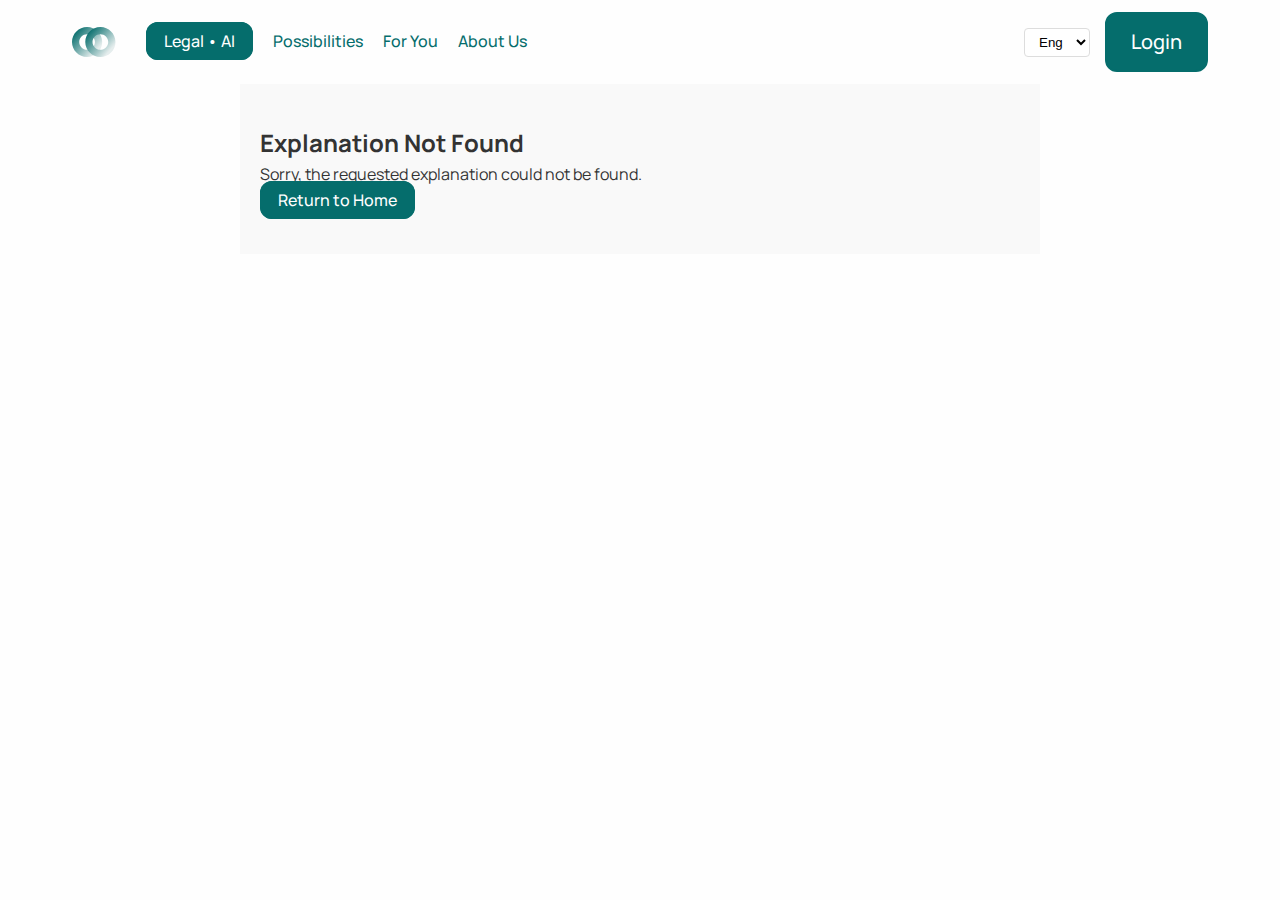
<file: html/dynamicExplanation.html>
<!DOCTYPE html>
<html lang="en">
<head>
    <meta charset="UTF-8">
    <meta name="viewport" content="width=device-width, initial-scale=1.0">
    <title>AI Law Explanation - Legal·AI</title>
    <link rel="stylesheet" href="../css/lawExplanationStyles.css">
    <link rel="stylesheet" href="https://cdnjs.cloudflare.com/ajax/libs/font-awesome/6.0.0-beta3/css/all.min.css">
    <link href="https://fonts.googleapis.com/css2?family=Manrope:wght@200..800&display=swap" rel="stylesheet">
</head>
<body>
    <!-- Navigation Bar (Same as other pages) -->
    <nav class="navbar">
        <div class="container">
            <div class="nav-left">
                <div class="logo-container">
                    <img src="../assets/logos/legal-ai-logo.svg" alt="Logo" class="logo-small">
                </div>
                <ul class="nav-links">
                    <li><a href="./index.html" class="active btn">Legal • AI</a></li>
                    <li><a href="#">Possibilities</a></li>
                    <li><a href="#">For You</a></li>
                    <li><a href="#">About Us</a></li>
                </ul>
            </div>
            <div class="nav-right">
                <select class="language-selector">
                    <option value="en">Eng</option>
                    <option value="ar">ع</option>
                </select>
                <a href="./login.html" class="btn btn-primary login">Login</a>
            </div>
        </div>
    </nav>
    <main class="law-explanation-container">
        <section class="law-header">
            <div class="law-meta">
                <span class="law-category">Constitutional Law</span>
                <span class="law-number">No. 123/2024</span>
            </div>
            <h1 class="law-title">Constitution of the Republic - Fundamental Rights</h1>
        </section>

        <section class="ai-explanation">
            <div class="ai-explanation-header">
                <h2>AI-Powered Legal Explanation</h2>
                <div class="ai-confidence">
                    <span>Confidence Level:</span>
                    <div class="confidence-bar">
                        <div class="confidence-level" style="width: 85%;"></div>
                    </div>
                    <span class="confidence-percentage">85%</span>
                </div>
            </div>

            <div class="explanation-content">
                <div class="explanation-section">
                    <h3>Overview</h3>
                    <p>This constitutional law defines and protects the fundamental rights of citizens, establishing the core principles of individual liberty, equality, and justice within the republic.</p>
                </div>

                <div class="explanation-section">
                    <h3>Key Provisions</h3>
                    <ul>
                        <li>
                            <strong>Right to Equality:</strong>
                            <p>Guarantees equal protection under the law, prohibiting discrimination based on race, gender, religion, or social status.</p>
                        </li>
                        <li>
                            <strong>Freedom of Expression:</strong>
                            <p>Protects the right to free speech, press, and peaceful assembly, with reasonable restrictions to maintain social harmony.</p>
                        </li>
                        <li>
                            <strong>Right to Fair Trial:</strong>
                            <p>Ensures access to justice, right to legal representation, and protection against arbitrary arrest and detention.</p>
                        </li>
                    </ul>
                </div>

                <div class="explanation-section">
                    <h3>Practical Implications</h3>
                    <p>This law serves as a foundational document that guides judicial interpretation, legislative action, and protects citizens' fundamental rights against potential governmental overreach.</p>
                </div>
            </div>

            <div class="ai-source-references">
                <h3>Sources and References</h3>
                <ul>
                    <li>Supreme Court Precedent Cases</li>
                    <li>International Human Rights Conventions</li>
                    <li>Legal Scholarly Articles</li>
                </ul>
            </div>
        </section>

        <section class="user-interaction">
            <div class="explanation-rating">
                <h3>How helpful was this explanation?</h3>
                <div class="star-rating">
                    <input type="radio" name="rating" value="5" id="star5">
                    <label for="star5"></label>
                    <input type="radio" name="rating" value="4" id="star4">
                    <label for="star4"></label>
                    <input type="radio" name="rating" value="3" id="star3">
                    <label for="star3"></label>
                    <input type="radio" name="rating" value="2" id="star2">
                    <label for="star2"></label>
                    <input type="radio" name="rating" value="1" id="star1">
                    <label for="star1"></label>
                </div>
            </div>

            <div class="comments-section">
                <h3>Comments and Discussions</h3>
                <form class="comment-form">
                    <textarea placeholder="Share your insights or ask questions about this law explanation" required></textarea>
                    <button type="submit" class="btn btn-primary">Post Comment</button>
                </form>

                <div class="existing-comments">
                    <!-- Comments will be loaded dynamically via JavaScript -->
                </div>
            </div>
        </section>
    </main>

    <footer>
        <!-- Footer content from previous pages -->
    </footer>

    <script src="../js/dynamicLawExplanation.js"></script>    
</body>
</html>
</file>
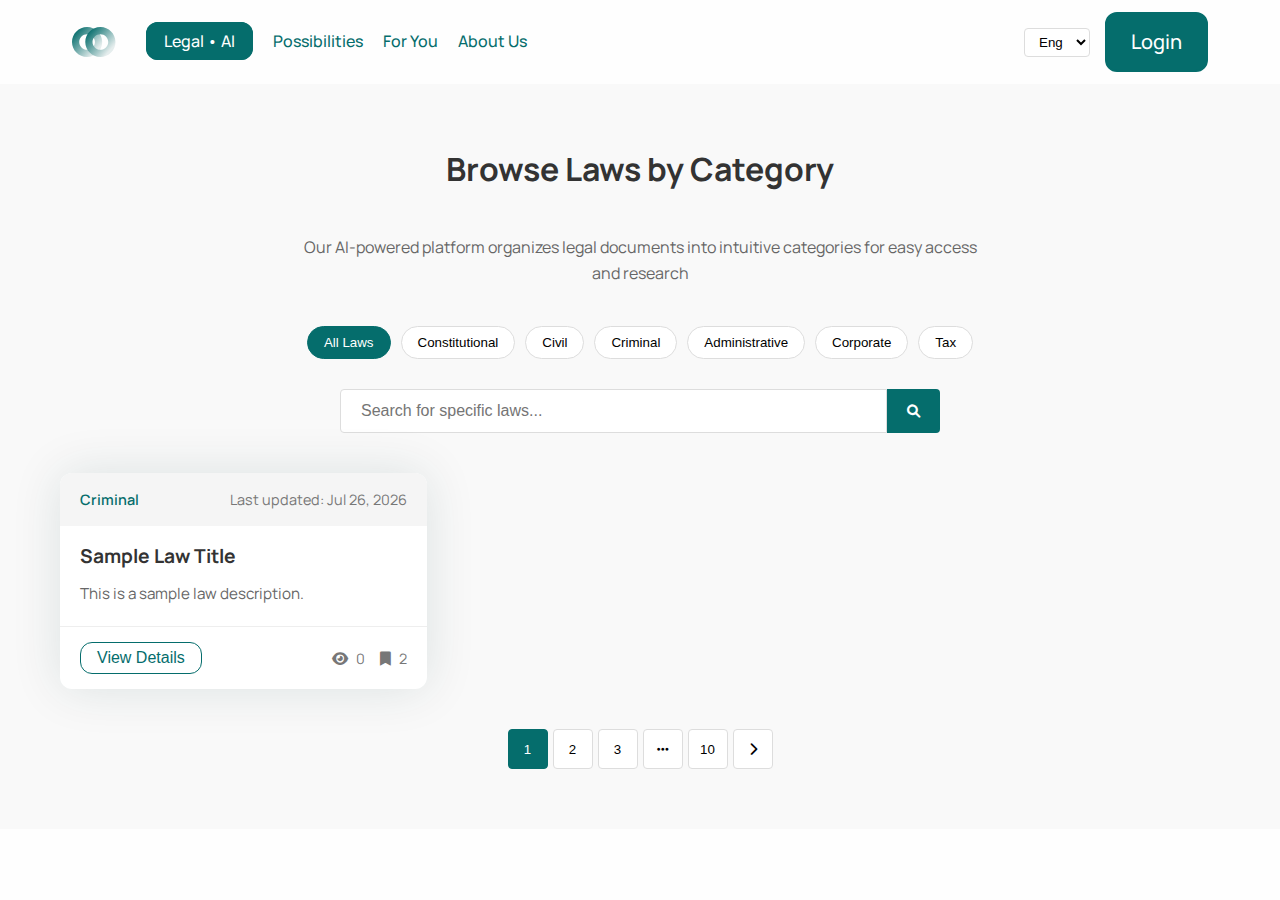
<file: html/lawsPage.html>
<!DOCTYPE html>
<html lang="en">
<head>
    <meta charset="UTF-8">
    <meta name="viewport" content="width=device-width, initial-scale=1.0">
    <title>Laws Page</title>
    <link rel="stylesheet" href="../css/lawPageStyles.css">
    <link rel="stylesheet" href="../css/dynamiclaws.css">
    <link rel="stylesheet" href="https://cdnjs.cloudflare.com/ajax/libs/font-awesome/6.0.0-beta3/css/all.min.css">
    <link rel="preconnect" href="https://fonts.googleapis.com">
    <link rel="preconnect" href="https://fonts.gstatic.com" crossorigin>
    <link href="https://fonts.googleapis.com/css2?family=Manrope:wght@200..800&display=swap" rel="stylesheet">
</head>
<body>
        <!-- Navigation Bar -->
        <nav class="navbar">
            <div class="container">
                <div class="nav-left">
                    <div class="logo-container">
                        <img src="../assets/logos/legal-ai-logo.svg" alt="Logo" class="logo-small">
                    </div>
                    <ul class="nav-links">
                        <li><a href="./index.html" class="active btn">Legal • AI</a></li>
                        <li><a href="#">Possibilities</a></li>
                        <li><a href="#">For You</a></li>
                        <li><a href="#">About Us</a></li>
                    </ul>
                </div>
                <div class="nav-right">
                    <select class="language-selector">
                        <option value="en">Eng</option>
                        <option value="ar">ع</option>
                    </select>
                    <a href="./login.html" class="btn btn-primary login">Login</a>
                </div>
            </div>
        </nav>
    
        <!-- Law Categories Section - Add this after the Features Section -->
        <section class="law-categories">
            <div class="container">
                <h2 class="section-heading">Browse Laws by Category</h2>
                <p class="section-description">Our AI-powered platform organizes legal documents into intuitive categories
                    for
                    easy access and research</p>
    
                <div class="category-filters">
                    <button class="category-filter active" data-category="all">All Laws</button>
                    <button class="category-filter" data-category="constitutional">Constitutional</button>
                    <button class="category-filter" data-category="civil">Civil</button>
                    <button class="category-filter" data-category="criminal">Criminal</button>
                    <button class="category-filter" data-category="administrative">Administrative</button>
                    <button class="category-filter" data-category="corporate">Corporate</button>
                    <button class="category-filter" data-category="tax">Tax</button>
                </div>
    
                <div class="search-container">
                    <input type="text" id="law-search" class="law-search" placeholder="Search for specific laws...">
                    <button class="search-btn"><i class="fas fa-search"></i></button>
                </div>
    
                <div class="laws-container">
                    <!-- Constitutional Laws -->
                    <div class="law-card" data-category="constitutional">
                        <div class="law-card-header">
                            <span class="law-category">Constitutional</span>
                            <span class="law-date">Last updated: Jan 15, 2024</span>
                        </div>
                        <h3 class="law-title">Constitution of the Republic</h3>
                        <p class="law-excerpt">Fundamental law establishing the structure of government and citizens'
                            rights...
                        </p>
                        <div class="law-footer">
                            <button class="btn btn-outline">View Details</button>
                            <div class="law-stats">
                                <span><i class="fas fa-eye"></i> 4.2k</span>
                                <span><i class="fas fa-bookmark"></i> 350</span>
                            </div>
                        </div>
                    </div>
    
                    <!-- Civil Laws -->
                    <div class="law-card" data-category="civil">
                        <div class="law-card-header">
                            <span class="law-category">Civil</span>
                            <span class="law-date">Last updated: Mar 10, 2024</span>
                        </div>
                        <h3 class="law-title">Civil Code - Property Rights</h3>
                        <p class="law-excerpt">Regulations governing ownership, transfer, and protection of property
                            rights...
                        </p>
                        <div class="law-footer">
                            <button class="btn btn-outline">View Details</button>
                            <div class="law-stats">
                                <span><i class="fas fa-eye"></i> 3.8k</span>
                                <span><i class="fas fa-bookmark"></i> 275</span>
                            </div>
                        </div>
                    </div>
    
                    <!-- Criminal Laws -->
                    <div class="law-card" data-category="criminal">
                        <div class="law-card-header">
                            <span class="law-category">Criminal</span>
                            <span class="law-date">Last updated: Feb 22, 2024</span>
                        </div>
                        <h3 class="law-title">Criminal Code - Offenses and Penalties</h3>
                        <p class="law-excerpt">Comprehensive guide to criminal offenses, classification, and associated
                            penalties...</p>
                        <div class="law-footer">
                            <button class="btn btn-outline">View Details</button>
                            <div class="law-stats">
                                <span><i class="fas fa-eye"></i> 5.1k</span>
                                <span><i class="fas fa-bookmark"></i> 420</span>
                            </div>
                        </div>
                    </div>
    
                    <!-- Administrative Laws -->
                    <div class="law-card" data-category="administrative">
                        <div class="law-card-header">
                            <span class="law-category">Administrative</span>
                            <span class="law-date">Last updated: Apr 5, 2024</span>
                        </div>
                        <h3 class="law-title">Administrative Procedures Act</h3>
                        <p class="law-excerpt">Guidelines for interactions between individuals and government agencies...
                        </p>
                        <div class="law-footer">
                            <button class="btn btn-outline">View Details</button>
                            <div class="law-stats">
                                <span><i class="fas fa-eye"></i> 2.7k</span>
                                <span><i class="fas fa-bookmark"></i> 190</span>
                            </div>
                        </div>
                    </div>
    
                    <!-- Corporate Laws -->
                    <div class="law-card" data-category="corporate">
                        <div class="law-card-header">
                            <span class="law-category">Corporate</span>
                            <span class="law-date">Last updated: May 12, 2024</span>
                        </div>
                        <h3 class="law-title">Corporate Governance Standards</h3>
                        <p class="law-excerpt">Regulations for operational management, shareholder rights, and executive
                            responsibilities...</p>
                        <div class="law-footer">
                            <button class="btn btn-outline">View Details</button>
                            <div class="law-stats">
                                <span><i class="fas fa-eye"></i> 3.4k</span>
                                <span><i class="fas fa-bookmark"></i> 310</span>
                            </div>
                        </div>
                    </div>
    
                    <!-- Tax Laws -->
                    <div class="law-card" data-category="tax">
                        <div class="law-card-header">
                            <span class="law-category">Tax</span>
                            <span class="law-date">Last updated: Jun 8, 2024</span>
                        </div>
                        <h3 class="law-title">Income Tax Regulations</h3>
                        <p class="law-excerpt">Comprehensive guidelines for personal and corporate income taxation...</p>
                        <div class="law-footer">
                            <button class="btn btn-outline">View Details</button>
                            <div class="law-stats">
                                <span><i class="fas fa-eye"></i> 4.5k</span>
                                <span><i class="fas fa-bookmark"></i> 380</span>
                            </div>
                        </div>
                    </div>
                </div>
    
                <div class="laws-pagination">
                    <button class="pagination-btn active">1</button>
                    <button class="pagination-btn">2</button>
                    <button class="pagination-btn">3</button>
                    <button class="pagination-btn"><i class="fas fa-ellipsis-h"></i></button>
                    <button class="pagination-btn">10</button>
                    <button class="pagination-btn next"><i class="fas fa-chevron-right"></i></button>
                </div>
            </div>
        </section>
    
        <!-- Law Detail Modal - Add this at the end of the body, before closing body tag -->
        <div class="law-modal" id="lawModal">
            <div class="law-modal-content">
                <div class="law-modal-header">
                    <h3 class="modal-title">Law Details</h3>
                    <button class="close-modal"><i class="fas fa-times"></i></button>
                </div>
                <div class="law-modal-body">
                    <div class="law-info">
                        <span class="law-category-tag"></span>
                        <span class="law-number">No. 123/2024</span>
                        <span class="law-date">Last updated: <span id="modalLawDate"></span></span>
                    </div>
                    <h2 class="law-full-title"></h2>
                    <div class="law-metadata">
                        <div class="metadata-item">
                            <span class="metadata-label">Effective since:</span>
                            <span class="metadata-value">January 1, 2024</span>
                        </div>
                        <div class="metadata-item">
                            <span class="metadata-label">Status:</span>
                            <span class="metadata-value">In force</span>
                        </div>
                        <div class="metadata-item">
                            <span class="metadata-label">Related laws:</span>
                            <span class="metadata-value">15</span>
                        </div>
                        <div class="metadata-item">
                            <span class="metadata-label">Court cases:</span>
                            <span class="metadata-value">42</span>
                        </div>
                    </div>
                    <div class="law-content">
                        <p class="law-description"></p>
                        <div class="law-sections">
                            <h4>Key Sections</h4>
                            <ul class="sections-list">
                                <li><strong>Section 1:</strong> Definitions and Scope</li>
                                <li><strong>Section 2:</strong> Rights and Obligations</li>
                                <li><strong>Section 3:</strong> Procedural Requirements</li>
                                <li><strong>Section 4:</strong> Enforcement Mechanisms</li>
                                <li><strong>Section 5:</strong> Penalties and Remedies</li>
                            </ul>
                        </div>
                    </div>
                </div>
                <div class="law-modal-footer">
                    <button class="btn btn-outline">Download PDF</button>
                    <a href="/html/dynamicExplanation.html" class="btn btn-primary">AI Analysis</a>
                </div>
            </div>
        </div>
        <!-- <script src="../js/lawsPage.js"></script> -->
        <script src="../js/dynamiclaws.js"></script>
</body>
</html>
</file>
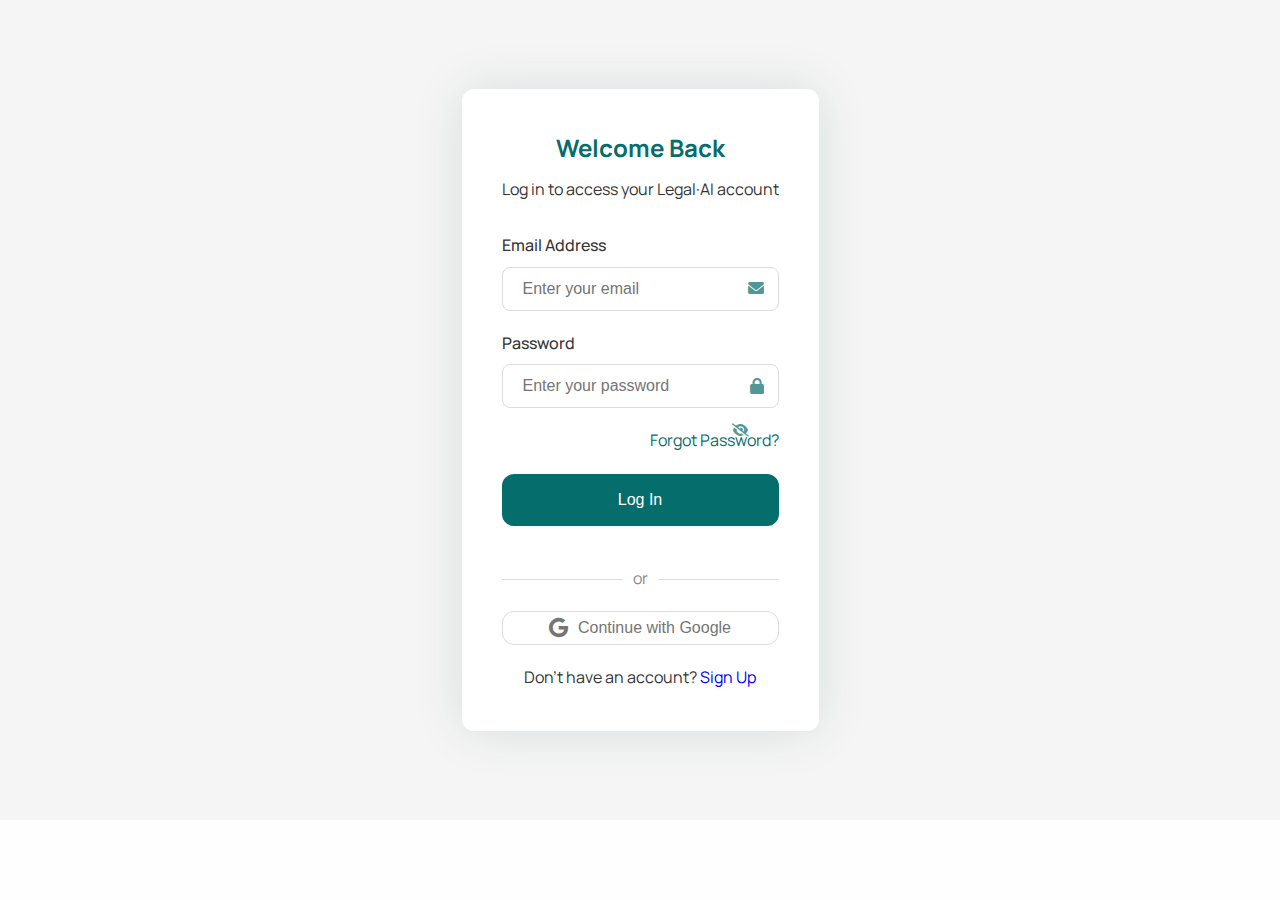
<file: html/login.html>
<!DOCTYPE html>
<html lang="en">
<head>
    <meta charset="UTF-8">
    <meta name="viewport" content="width=device-width, initial-scale=1.0">
    <title>Login - Legal·AI</title>
    <link rel="stylesheet" href="../css/login.css">
    <link rel="stylesheet" href="https://cdnjs.cloudflare.com/ajax/libs/font-awesome/6.0.0-beta3/css/all.min.css">
    <link href="https://fonts.googleapis.com/css2?family=Manrope:wght@200..800&display=swap" rel="stylesheet">
</head>
<body>
    <!-- Navigation Bar
    <nav class="navbar">
        <div class="container">
            <div class="nav-left">
                <div class="logo-container">
                    <img src="./assets/logos/legal-ai-logo.svg" alt="Logo" class="logo-small">
                </div>
                <ul class="nav-links">
                    <li><a href="./index.html" class="btn">Legal • AI</a></li>
                    <li><a href="#">Possibilities</a></li>
                    <li><a href="#">For You</a></li>
                    <li><a href="#">About Us</a></li>
                </ul>
            </div>
            <div class="nav-right">
                <select class="language-selector">
                    <option value="en">Eng</option>
                    <option value="ar">ع</option>
                </select>
            </div>
        </div>
    </nav> -->

    <!-- Login Section -->
    <section class="auth-section">
        <div class="container">
            <div class="auth-container">
                <div class="auth-header">
                    <h2>Welcome Back</h2>
                    <p>Log in to access your Legal·AI account</p>
                </div>
                <form id="login-form" class="auth-form">
                    <div class="form-group">
                        <label for="email">Email Address</label>
                        <input type="email" id="email" name="email" required placeholder="Enter your email">
                        <i class="fas fa-envelope"></i>
                    </div>
                    <div class="form-group">
                        <label for="password">Password</label>
                        <input type="password" id="password" name="password" required placeholder="Enter your password">
                        <i class="fas fa-lock"></i>
                        <button type="button" class="toggle-password">
                            <i class="fas fa-eye-slash"></i>
                        </button>
                    </div>
                    <div class="form-actions">
                        <a href="#" class="forgot-password">Forgot Password?</a>
                    </div>
                    <button type="submit" class="btn btn-primary btn-block">Log In</button>
                    <div class="auth-divider">
                        <span>or</span>
                    </div>
                    <div class="social-login">
                        <button type="button" class="btn btn-google">
                            <i class="fab fa-google"></i> Continue with Google
                        </button>
                    </div>
                    <div class="auth-footer">
                        <p>Don't have an account? <a href="signup.html" class="signup-link">Sign Up</a></p>
                    </div>
                </form>
            </div>
        </div>
    </section>

    <script src="../js/login.js"></script>
</body>
</html>
</file>
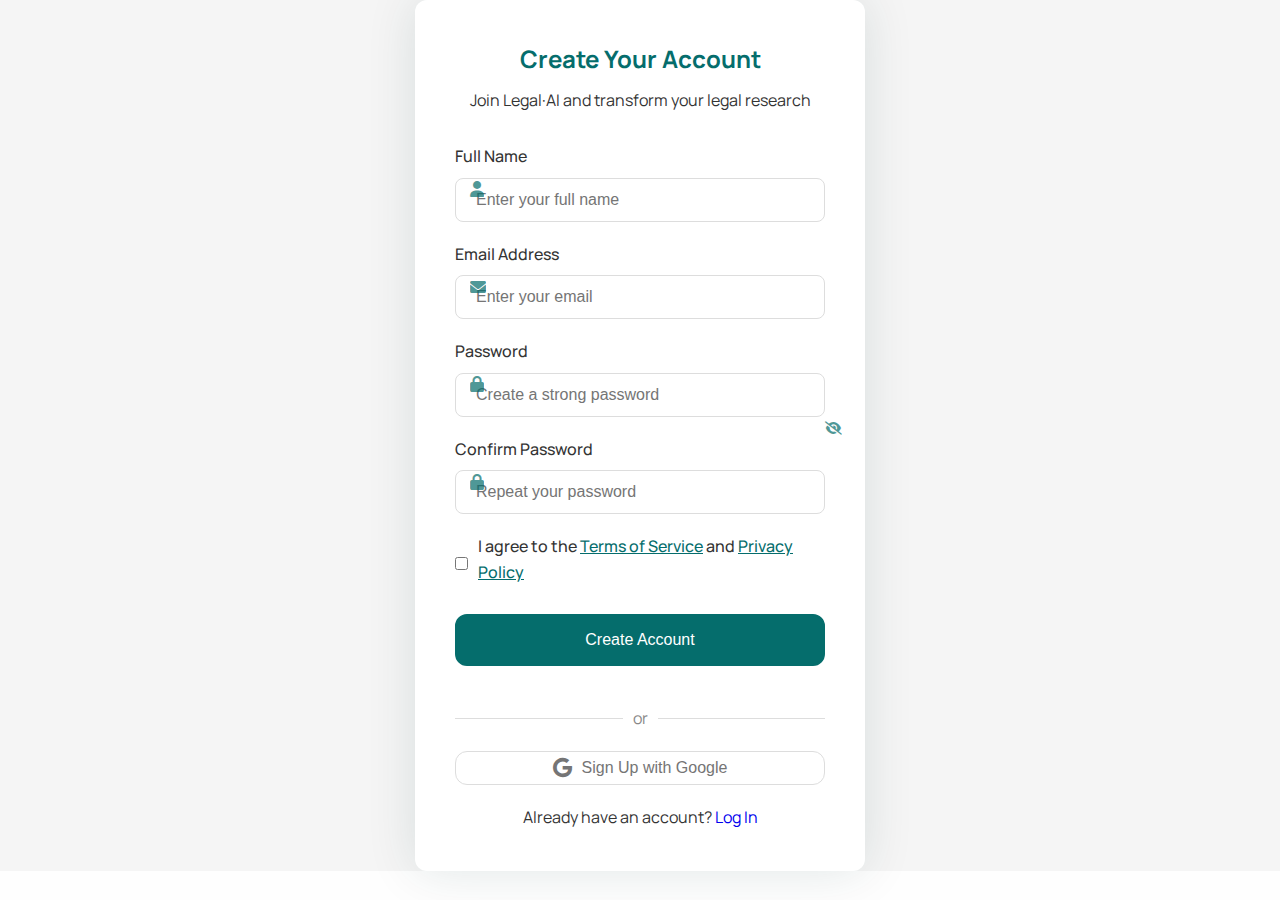
<file: html/signup.html>
<!DOCTYPE html>
<html lang="en">
<head>
    <meta charset="UTF-8">
    <meta name="viewport" content="width=device-width, initial-scale=1.0">
    <title>Sign Up - Legal·AI</title>
    <link rel="stylesheet" href="../css/signup.css">
    <link rel="stylesheet" href="https://cdnjs.cloudflare.com/ajax/libs/font-awesome/6.0.0-beta3/css/all.min.css">
    <link href="https://fonts.googleapis.com/css2?family=Manrope:wght@200..800&display=swap" rel="stylesheet">
</head>
<body>
    <!-- Navigation Bar
    <nav class="navbar">
        <div class="container">
            <div class="nav-left">
                <div class="logo-container">
                    <img src="./assets/logos/legal-ai-logo.svg" alt="Logo" class="logo-small">
                </div>
                <ul class="nav-links">
                    <li><a href="./index.html" class="btn">Legal • AI</a></li>
                    <li><a href="#">Possibilities</a></li>
                    <li><a href="#">For You</a></li>
                    <li><a href="#">About Us</a></li>
                </ul>
            </div>
            <div class="nav-right">
                <select class="language-selector">
                    <option value="en">Eng</option>
                    <option value="ar">ع</option>
                </select>
            </div>
        </div>
    </nav> -->

    <!-- Signup Section -->
    <section class="auth-section">
        <div class="container">
            <div class="auth-container">
                <div class="auth-header">
                    <h2>Create Your Account</h2>
                    <p>Join Legal·AI and transform your legal research</p>
                </div>
                <form id="signup-form" class="auth-form">
                    <div class="form-group">
                        <label for="full-name">Full Name</label>
                        <input type="text" id="full-name" name="full-name" required placeholder="Enter your full name">
                        <i class="fas fa-user"></i>
                    </div>
                    <div class="form-group">
                        <label for="email">Email Address</label>
                        <input type="email" id="email" name="email" required placeholder="Enter your email">
                        <i class="fas fa-envelope"></i>
                    </div>
                    <div class="form-group">
                        <label for="password">Password</label>
                        <input type="password" id="password" name="password" required placeholder="Create a strong password">
                        <i class="fas fa-lock"></i>
                        <button type="button" class="toggle-password">
                            <i class="fas fa-eye-slash"></i>
                        </button>
                    </div>
                    <div class="form-group">
                        <label for="confirm-password">Confirm Password</label>
                        <input type="password" id="confirm-password" name="confirm-password" required placeholder="Repeat your password">
                        <i class="fas fa-lock"></i>
                    </div>
                    <div class="form-check">
                        <input type="checkbox" id="terms" name="terms" required>
                        <label for="terms">I agree to the <a href="#">Terms of Service</a> and <a href="#">Privacy Policy</a></label>
                    </div>
                    <button type="submit" class="btn btn-primary btn-block">Create Account</button>
                    <div class="auth-divider">
                        <span>or</span>
                    </div>
                    <div class="social-login">
                        <button type="button" class="btn btn-google">
                            <i class="fab fa-google"></i> Sign Up with Google
                        </button>
                    </div>
                    <div class="auth-footer">
                        <p>Already have an account? <a href="login.html" class="login-link">Log In</a></p>
                    </div>
                </form>
            </div>
        </div>
    </section>

    <script src="../js/signup.js"></script>
</body>
</html>
</file>
<file: css/lawExplanationStyles.css>
/* General Styles */
:root {
    --primary-color: #056d6c;
    --secondary-color: #008b8b;
    --light-color: #f5f5f5;
    --dark-color: #333333;
    --gray-color: #eeeeee;
    --box-shadow: 0px 0px 50px 0px rgba(2, 54, 54, 0.12);
    --border-radius: 12px;
  }
  
  * {
    margin: 0;
    padding: 0;
    box-sizing: border-box;
  }
  
  body {
    font-family: "Manrope", serif;
    line-height: 1.6;
    color: var(--dark-color);
    background-color: rgb(254, 254, 254);
  }
  
  .container {
    max-width: 1200px;
    margin: 0 auto;
    padding: 0 20px;
  }
  
  /* Button Styles */
  .btn {
    padding: 6px 16px;
    border: 2px solid var(--primary-color);
    border-radius: 12px;
    cursor: pointer;
    transition: all 0.3s ease;
    outline: none;
    font-size: 16px;
    font-weight: 500;
  }
  
  .btn-primary {
    background-color: var(--primary-color);
    color: white;
  }
  
  .btn-primary:hover {
    background-color: #fff;
    color: var(--primary-color);
    border: 2px solid var(--primary-color);
  }
  
  a {
    text-decoration: none;
  }
  .section-heading {
    font-size: 2rem;
    color: var(--dark-color);
    margin-bottom: 40px;
    text-align: center;
  }
  
  /* Navigation Bar */
  .navbar {
    position: relative;
    width: 100%;
    z-index: 1000;
    transition: background-color 0.3s, backdrop-filter 0.3s;
  }
  .navbar.transparent {
    background-color: rgba(0, 0, 0, 0);
    backdrop-filter: none;
  }
  .navbar.scrolled {
    background-color: rgba(255, 255, 255, 0.8);
    backdrop-filter: blur(10px);
  }
  .navbar .container {
    display: flex;
    justify-content: space-between;
    align-items: center;
    padding: 12px 0px;
  }
  
  .nav-left,
  .nav-right {
    display: flex;
    align-items: center;
  }
  .nav-left {
    padding-left: 32px;
  }
  .nav-right {
    padding-right: 32px;
  }
  
  .logo-container {
    display: flex;
    align-items: center;
    margin-right: 20px;
  }
  
  .logo-small {
    height: 30px;
    margin-right: 10px;
  }
  
  .logo-text {
    font-size: 1.2rem;
    font-weight: 600;
    color: var(--primary-color);
  }
  
  .nav-links {
    display: flex;
    list-style: none;
  }
  
  .nav-links li {
    margin-right: 20px;
  }
  
  .nav-links a {
    text-decoration: none;
    color: var(--primary-color);
    font-weight: 500;
    transition: color 0.3s ease;
  }
  .nav-links a.active {
    color: #fff;
    background-color: var(--primary-color);
  }
  .nav-links a:hover {
    background-color: #fff;
    color: var(--primary-color);
    border: 2px solid var(--primary-color);
  }
  
  .language-selector {
    margin-right: 15px;
    padding: 5px 10px;
    border: 1px solid #ddd;
    border-radius: 4px;
    background-color: white;
  }
  .navbar .nav-right .login {
    font-size: 20px;
    padding: 12px 24px;
  }

  
/* Law Explanation Page Styles */
.law-explanation-container {
    max-width: 800px;
    margin: 0 auto;
    padding: 40px 20px;
    background-color: #f9f9f9;
}

.law-header {
    margin-bottom: 30px;
    text-align: center;
}

.law-meta {
    display: flex;
    justify-content: center;
    gap: 20px;
    margin-bottom: 10px;
    color: #666;
}

.law-title {
    font-size: 2.5rem;
    color: var(--primary-color);
}

.ai-explanation {
    background-color: white;
    border-radius: 12px;
    padding: 30px;
    box-shadow: 0 4px 20px rgba(0, 0, 0, 0.1);
    margin-bottom: 30px;
}

.ai-explanation-header {
    display: flex;
    justify-content: space-between;
    align-items: center;
    margin-bottom: 20px;
    border-bottom: 1px solid #eee;
    padding-bottom: 15px;
}

.ai-confidence {
    display: flex;
    align-items: center;
    gap: 10px;
}

.confidence-bar {
    width: 200px;
    height: 10px;
    background-color: #e0e0e0;
    border-radius: 5px;
    overflow: hidden;
}

.confidence-level {
    height: 100%;
    background-color: var(--primary-color);
}

.explanation-content .explanation-section {
    margin-bottom: 25px;
}

.explanation-content ul {
    list-style-type: none;
    padding-left: 0;
}

.explanation-content li {
    margin-bottom: 15px;
    padding: 15px;
    background-color: #f5f5f5;
    border-radius: 8px;
}

.ai-source-references {
    background-color: #f0f0f0;
    padding: 15px;
    border-radius: 8px;
    margin-top: 20px;
}

.user-interaction {
    background-color: white;
    border-radius: 12px;
    padding: 30px;
    box-shadow: 0 4px 20px rgba(0, 0, 0, 0.1);
}

.star-rating {
    display: flex;
    justify-content: center;
    margin-bottom: 30px;
}

.star-rating input {
    display: none;
}

.star-rating label {
    cursor: pointer;
    width: 30px;
    height: 30px;
    background-image: url('data:image/svg+xml;utf8,<svg xmlns="http://www.w3.org/2000/svg" viewBox="0 0 24 24" fill="%23ccc"><path d="M12 17.27L18.18 21l-1.64-7.03L22 9.24l-7.19-.61L12 2 9.19 8.63 2 9.24l5.46 4.73L5.82 21z"/></svg>');
    background-size: cover;
}

.star-rating input:checked ~ label,
.star-rating input:checked ~ label ~ label {
    background-image: url('data:image/svg+xml;utf8,<svg xmlns="http://www.w3.org/2000/svg" viewBox="0 0 24 24" fill="%23ffc107"><path d="M12 17.27L18.18 21l-1.64-7.03L22 9.24l-7.19-.61L12 2 9.19 8.63 2 9.24l5.46 4.73L5.82 21z"/></svg>');
}

.comment-form textarea {
    width: 100%;
    height: 100px;
    margin-bottom: 15px;
    padding: 10px;
    border: 1px solid #ddd;
    border-radius: 8px;
}

.existing-comments .comment {
    display: flex;
    gap: 15px;
    margin-bottom: 20px;
    padding: 15px;
    background-color: #f5f5f5;
    border-radius: 8px;
}

.user-avatar {
    width: 50px;
    height: 50px;
    border-radius: 50%;
}

.comment-content h4 {
    margin-bottom: 5px;
}

.comment-meta {
    display: flex;
    gap: 15px;
    color: #666;
    font-size: 0.9rem;
}
</file>
<file: css/lawPageStyles.css>
/* General Styles */
:root {
  --primary-color: #056d6c;
  --secondary-color: #008b8b;
  --light-color: #f5f5f5;
  --dark-color: #333333;
  --gray-color: #eeeeee;
  --box-shadow: 0px 0px 50px 0px rgba(2, 54, 54, 0.12);
  --border-radius: 12px;
}

* {
  margin: 0;
  padding: 0;
  box-sizing: border-box;
}

body {
  font-family: "Manrope", serif;
  line-height: 1.6;
  color: var(--dark-color);
  background-color: rgb(254, 254, 254);
}

.container {
  max-width: 1200px;
  margin: 0 auto;
  padding: 0 20px;
}

/* Button Styles */
.btn {
  padding: 6px 16px;
  border: 2px solid var(--primary-color);
  border-radius: 12px;
  cursor: pointer;
  transition: all 0.3s ease;
  outline: none;
  font-size: 16px;
  font-weight: 500;
}

.btn-primary {
  background-color: var(--primary-color);
  color: white;
}

.btn-primary:hover {
  background-color: #fff;
  color: var(--primary-color);
  border: 2px solid var(--primary-color);
}
a{
  text-decoration: none;
}
.section-heading {
  font-size: 2rem;
  color: var(--dark-color);
  margin-bottom: 40px;
  text-align: center;
}

/* Navigation Bar */
.navbar {
  position: relative;
  width: 100%;
  z-index: 1000;
  transition: background-color 0.3s, backdrop-filter 0.3s;
}
.navbar.transparent {
  background-color: rgba(0, 0, 0, 0);
  backdrop-filter: none;
}
.navbar.scrolled {
  background-color: rgba(255, 255, 255, 0.8);
  backdrop-filter: blur(10px);
}
.navbar .container {
  display: flex;
  justify-content: space-between;
  align-items: center;
  padding: 12px 0px;
}

.nav-left,
.nav-right {
  display: flex;
  align-items: center;
}
.nav-left {
  padding-left: 32px;
}
.nav-right {
  padding-right: 32px;
}

.logo-container {
  display: flex;
  align-items: center;
  margin-right: 20px;
}

.logo-small {
  height: 30px;
  margin-right: 10px;
}

.logo-text {
  font-size: 1.2rem;
  font-weight: 600;
  color: var(--primary-color);
}

.nav-links {
  display: flex;
  list-style: none;
}

.nav-links li {
  margin-right: 20px;
}

.nav-links a {
  text-decoration: none;
  color: var(--primary-color);
  font-weight: 500;
  transition: color 0.3s ease;
}
.nav-links a.active {
  color: #fff;
  background-color: var(--primary-color);
}
.nav-links a:hover {
  background-color: #fff;
  color: var(--primary-color);
  border: 2px solid var(--primary-color);}

.language-selector {
  margin-right: 15px;
  padding: 5px 10px;
  border: 1px solid #ddd;
  border-radius: 4px;
  background-color: white;
}
.navbar .nav-right .login {
  font-size: 20px;
  padding: 12px 24px;
}

/* Law Categories Section Styles */
.law-categories {
  padding: 60px 0;
  background-color: #f9f9f9;
}

.section-description {
  text-align: center;
  max-width: 700px;
  margin: 0 auto 40px;
  color: #666;
}

/* Category Filters */
.category-filters {
  display: flex;
  justify-content: center;
  flex-wrap: wrap;
  gap: 10px;
  margin-bottom: 30px;
}

.category-filter {
  padding: 8px 16px;
  background-color: white;
  border: 1px solid #ddd;
  border-radius: 20px;
  font-weight: 500;
  cursor: pointer;
  transition: all 0.3s ease;
}

.category-filter:hover {
  background-color: #f0f0f0;
}

.category-filter.active {
  background-color: var(--primary-color);
  color: white;
  border-color: var(--primary-color);
}

/* Search Container */
.search-container {
  display: flex;
  max-width: 600px;
  margin: 0 auto 40px;
}

.law-search {
  flex-grow: 1;
  padding: 12px 20px;
  border: 1px solid #ddd;
  border-radius: 4px 0 0 4px;
  font-size: 1rem;
}

.search-btn {
  background-color: var(--primary-color);
  color: white;
  border: none;
  border-radius: 0 4px 4px 0;
  padding: 0 20px;
  cursor: pointer;
}

/* Laws Container */
.laws-container {
  display: grid;
  grid-template-columns: repeat(auto-fill, minmax(350px, 1fr));
  gap: 30px;
  margin-bottom: 40px;
}

.law-card {
  background-color: white;
  border-radius: var(--border-radius);
  box-shadow: var(--box-shadow);
  overflow: hidden;
  transition: transform 0.3s ease;
}

.law-card:hover {
  transform: translateY(-5px);
}

.law-card-header {
  display: flex;
  justify-content: space-between;
  padding: 15px 20px;
  background-color: #f5f5f5;
  font-size: 0.9rem;
}

.law-category {
  color: var(--primary-color);
  font-weight: 600;
}

.law-date {
  color: #777;
}

.law-title {
  padding: 15px 20px 10px;
  font-size: 1.2rem;
  color: var(--dark-color);
}

.law-excerpt {
  padding: 0 20px 20px;
  color: #666;
  font-size: 0.95rem;
}

.law-footer {
  display: flex;
  justify-content: space-between;
  align-items: center;
  padding: 15px 20px;
  border-top: 1px solid #eee;
}

.btn-outline {
  background-color: transparent;
  border: 1px solid var(--primary-color);
  color: var(--primary-color);
}

.btn-outline:hover {
  background-color: var(--primary-color);
  color: white;
}

.law-stats {
  display: flex;
  gap: 15px;
  color: #777;
  font-size: 0.9rem;
}

.law-stats i {
  margin-right: 5px;
}

/* Pagination */
.laws-pagination {
  display: flex;
  justify-content: center;
  gap: 5px;
}

.pagination-btn {
  width: 40px;
  height: 40px;
  display: flex;
  justify-content: center;
  align-items: center;
  border: 1px solid #ddd;
  background-color: white;
  border-radius: 4px;
  cursor: pointer;
  transition: all 0.2s ease;
}

.pagination-btn:hover {
  background-color: #f5f5f5;
}

.pagination-btn.active {
  background-color: var(--primary-color);
  color: white;
  border-color: var(--primary-color);
}

.pagination-btn.next {
  width: auto;
  padding: 0 15px;
}

/* Law Detail Modal */
.law-modal {
  display: none;
  position: fixed;
  top: 0;
  left: 0;
  width: 100%;
  height: 100%;
  background-color: rgba(0, 0, 0, 0.5);
  z-index: 1000;
  justify-content: center;
  align-items: center;
  opacity: 0;
  transition: opacity 0.3s ease;
}

.law-modal.active {
  display: flex;
  opacity: 1;
}

.law-modal-content {
  background-color: white;
  border-radius: var(--border-radius);
  width: 90%;
  max-width: 800px;
  max-height: 90vh;
  overflow-y: auto;
  box-shadow: 0 4px 20px rgba(0, 0, 0, 0.2);
}

.law-modal-header {
  display: flex;
  justify-content: space-between;
  align-items: center;
  padding: 20px;
  border-bottom: 1px solid #eee;
}

.modal-title {
  font-size: 1.3rem;
  color: var(--dark-color);
}

.close-modal {
  background: none;
  border: none;
  font-size: 1.2rem;
  cursor: pointer;
  color: #777;
  transition: color 0.2s ease;
}

.close-modal:hover {
  color: var(--dark-color);
}

.law-modal-body {
  padding: 20px;
}

.law-info {
  display: flex;
  gap: 20px;
  margin-bottom: 15px;
}

.law-category-tag {
  background-color: var(--primary-color);
  color: white;
  padding: 4px 10px;
  border-radius: 4px;
  font-size: 0.9rem;
}

.law-number,
.law-date {
  color: #777;
  font-size: 0.9rem;
}

.law-full-title {
  font-size: 1.6rem;
  color: var(--dark-color);
  margin-bottom: 20px;
}

.law-metadata {
  display: grid;
  grid-template-columns: repeat(auto-fill, minmax(180px, 1fr));
  gap: 15px;
  background-color: #f9f9f9;
  padding: 15px;
  border-radius: var(--border-radius);
  margin-bottom: 25px;
}

.metadata-label {
  font-weight: 600;
  display: block;
  margin-bottom: 5px;
  color: #666;
  font-size: 0.9rem;
}

.metadata-value {
  color: var(--dark-color);
}

.law-description {
  margin-bottom: 25px;
  line-height: 1.7;
}

.law-sections h4 {
  margin-bottom: 15px;
  color: var(--dark-color);
}

.sections-list {
  list-style: none;
}

.sections-list li {
  padding: 10px 0;
  border-bottom: 1px solid #eee;
}

.sections-list li:last-child {
  border-bottom: none;
}

.law-modal-footer {
  display: flex;
  justify-content: flex-end;
  gap: 15px;
  padding: 20px;
  border-top: 1px solid #eee;
}

/* Responsive adjustments */
@media (max-width: 768px) {
  .laws-container {
    grid-template-columns: 1fr;
  }

  .category-filters {
    flex-wrap: nowrap;
    overflow-x: auto;
    padding-bottom: 10px;
  }

  .law-metadata {
    grid-template-columns: 1fr;
  }
}
</file>
<file: css/dynamiclaws.css>
/* Styling for no laws message */
.no-laws-message {
    text-align: center;
    padding: 40px;
    background-color: white;
    border-radius: var(--border-radius);
    box-shadow: var(--box-shadow);
    grid-column: 1 / -1;
}

.no-laws-message i {
    font-size: 3rem;
    color: var(--primary-color);
    margin-bottom: 15px;
}

.no-laws-message h3 {
    font-size: 1.5rem;
    margin-bottom: 10px;
    color: var(--dark-color);
}

.no-laws-message p {
    color: #666;
}

/* Styling for tags in modal */
.law-tags-section {
    margin-top: 20px;
}

.law-tags {
    display: flex;
    flex-wrap: wrap;
    gap: 8px;
    margin-top: 10px;
}

.law-tag {
    background-color: #f0f0f0;
    color: var(--primary-color);
    padding: 4px 10px;
    border-radius: 20px;
    font-size: 0.85rem;
}

/* Law content text styling */
.law-content-text {
    line-height: 1.7;
    margin-top: 10px;
    white-space: pre-line; /* Preserves line breaks */
}
</file>
<file: css/login.css>
/* General Styles */
:root {
    --primary-color: #056d6c;
    --secondary-color: #008b8b;
    --light-color: #f5f5f5;
    --dark-color: #333333;
    --gray-color: #eeeeee;
    --box-shadow: 0px 0px 50px 0px rgba(2, 54, 54, 0.12);
    --border-radius: 12px;
  }
  
  * {
    margin: 0;
    padding: 0;
    box-sizing: border-box;
  }
  
  body {
    font-family: "Manrope", serif;
    line-height: 1.6;
    color: var(--dark-color);
    background-color: rgb(254, 254, 254);
  }
  
  .container {
    max-width: 1200px;
    margin: 0 auto;
    padding: 0 20px;
  }
  
  /* Button Styles */
  .btn {
    padding: 6px 16px;
    border: 2px solid var(--primary-color);
    border-radius: 12px;
    cursor: pointer;
    transition: all 0.3s ease;
    outline: none;
    font-size: 16px;
    font-weight: 500;
  }
  
  .btn-primary {
    background-color: var(--primary-color);
    color: white;
  }
  
  .btn-primary:hover {
    background-color: #fff;
    color: var(--primary-color);
    border: 2px solid var(--primary-color);
  }
  a {
    text-decoration: none;
  }
/* Authentication Pages Styles */
.auth-section {
    display: flex;
    justify-content: center;
    align-items: center;
    min-height: calc(100vh - 80px);
    background-color: var(--light-color);
}

.auth-container {
    background-color: white;
    border-radius: var(--border-radius);
    box-shadow: var(--box-shadow);
    width: 100%;
    max-width: 450px;
    padding: 40px;
}

.auth-header {
    text-align: center;
    margin-bottom: 30px;
}

.auth-header h2 {
    color: var(--primary-color);
    margin-bottom: 10px;
}

.auth-form .form-group {
    position: relative;
    margin-bottom: 20px;
}

.auth-form label {
    display: block;
    margin-bottom: 8px;
    font-weight: 500;
}

.auth-form input {
    width: 100%;
    padding: 12px 40px 12px 20px;
    border: 1px solid #ddd;
    border-radius: 8px;
    font-size: 16px;
}

.auth-form .form-group i {
    position: absolute;
    right: 15px;
    top: 55px;
    transform: translateY(-50%);
    color: var(--primary-color);
    opacity: 0.7;
}

.toggle-password {
    position: absolute;
    right: 15px;
    top: 45px;
    transform: translateY(-50%);
    background: none;
    border: none;
    cursor: pointer;
    color: var(--primary-color);
}

.form-actions {
    text-align: right;
    margin-bottom: 20px;
}

.forgot-password {
    color: var(--primary-color);
    text-decoration: none;
}

.btn-block {
    width: 100%;
    padding: 15px;
    margin-bottom: 20px;
}

.auth-divider {
    text-align: center;
    position: relative;
    margin: 20px 0;
}

.auth-divider span {
    background: white;
    padding: 0 10px;
    position: relative;
    z-index: 1;
    color: #888;
}

.auth-divider::before {
    content: '';
    position: absolute;
    top: 50%;
    left: 0;
    right: 0;
    border-top: 1px solid #ddd;
    z-index: 0;
}

.social-login .btn-google {
    width: 100%;
    background-color: #fff;
    color: #757575;
    border: 1px solid #ddd;
    display: flex;
    align-items: center;
    justify-content: center;
    gap: 10px;
}

.social-login .btn-google i {
    font-size: 20px;
}

.auth-footer {
    text-align: center;
    margin-top: 20px;
}

.form-check {
    display: flex;
    align-items: center;
    margin-bottom: 20px;
}

.form-check input {
    margin-right: 10px;
    width: auto;
}

.form-check a {
    color: var(--primary-color);
    text-decoration: underline;
}
</file>
<file: css/signup.css>
/* General Styles */
:root {
    --primary-color: #056d6c;
    --secondary-color: #008b8b;
    --light-color: #f5f5f5;
    --dark-color: #333333;
    --gray-color: #eeeeee;
    --box-shadow: 0px 0px 50px 0px rgba(2, 54, 54, 0.12);
    --border-radius: 12px;
  }
  
  * {
    margin: 0;
    padding: 0;
    box-sizing: border-box;
  }
  
  body {
    font-family: "Manrope", serif;
    line-height: 1.6;
    color: var(--dark-color);
    background-color: rgb(254, 254, 254);
  }
  
  .container {
    max-width: 1200px;
    margin: 0 auto;
    padding: 0 20px;
  }
  
  /* Button Styles */
  .btn {
    padding: 6px 16px;
    border: 2px solid var(--primary-color);
    border-radius: 12px;
    cursor: pointer;
    transition: all 0.3s ease;
    outline: none;
    font-size: 16px;
    font-weight: 500;
  }
  
  .btn-primary {
    background-color: var(--primary-color);
    color: white;
  }
  
  .btn-primary:hover {
    background-color: #fff;
    color: var(--primary-color);
    border: 2px solid var(--primary-color);
  }
  a {
    text-decoration: none;
  }
/* Authentication Pages Styles */
.auth-section {
    display: flex;
    justify-content: center;
    align-items: center;
    min-height: calc(100vh - 80px);
    background-color: var(--light-color);
}

.auth-container {
    background-color: white;
    border-radius: var(--border-radius);
    box-shadow: var(--box-shadow);
    width: 100%;
    max-width: 450px;
    padding: 40px;
}

.auth-header {
    text-align: center;
    margin-bottom: 30px;
}

.auth-header h2 {
    color: var(--primary-color);
    margin-bottom: 10px;
}

.auth-form .form-group {
    position: relative;
    margin-bottom: 20px;
}

.auth-form label {
    display: block;
    margin-bottom: 8px;
    font-weight: 500;
}

.auth-form input {
    width: 100%;
    padding: 12px 40px 12px 20px;
    border: 1px solid #ddd;
    border-radius: 8px;
    font-size: 16px;
}

.auth-form .form-group i {
    position: absolute;
    left: 15px;
    top: 45px;
    transform: translateY(-50%);
    color: var(--primary-color);
    opacity: 0.7;
}

.toggle-password {
    position: absolute;
    right: 15px;
    top: 45px;
    transform: translateY(-50%);
    background: none;
    border: none;
    cursor: pointer;
    color: var(--primary-color);
}

.form-actions {
    text-align: right;
    margin-bottom: 20px;
}

.forgot-password {
    color: var(--primary-color);
    text-decoration: none;
}

.btn-block {
    width: 100%;
    padding: 15px;
    margin-bottom: 20px;
}

.auth-divider {
    text-align: center;
    position: relative;
    margin: 20px 0;
}

.auth-divider span {
    background: white;
    padding: 0 10px;
    position: relative;
    z-index: 1;
    color: #888;
}

.auth-divider::before {
    content: '';
    position: absolute;
    top: 50%;
    left: 0;
    right: 0;
    border-top: 1px solid #ddd;
    z-index: 0;
}

.social-login .btn-google {
    width: 100%;
    background-color: #fff;
    color: #757575;
    border: 1px solid #ddd;
    display: flex;
    align-items: center;
    justify-content: center;
    gap: 10px;
}

.social-login .btn-google i {
    font-size: 20px;
}

.auth-footer {
    text-align: center;
    margin-top: 20px;
}

.form-check {
    display: flex;
    align-items: center;
    margin-bottom: 20px;
}
.form-check input {
    margin-right: 10px;
    width: auto;
}

.form-check a {
    color: var(--primary-color);
    text-decoration: underline;
}
</file>
